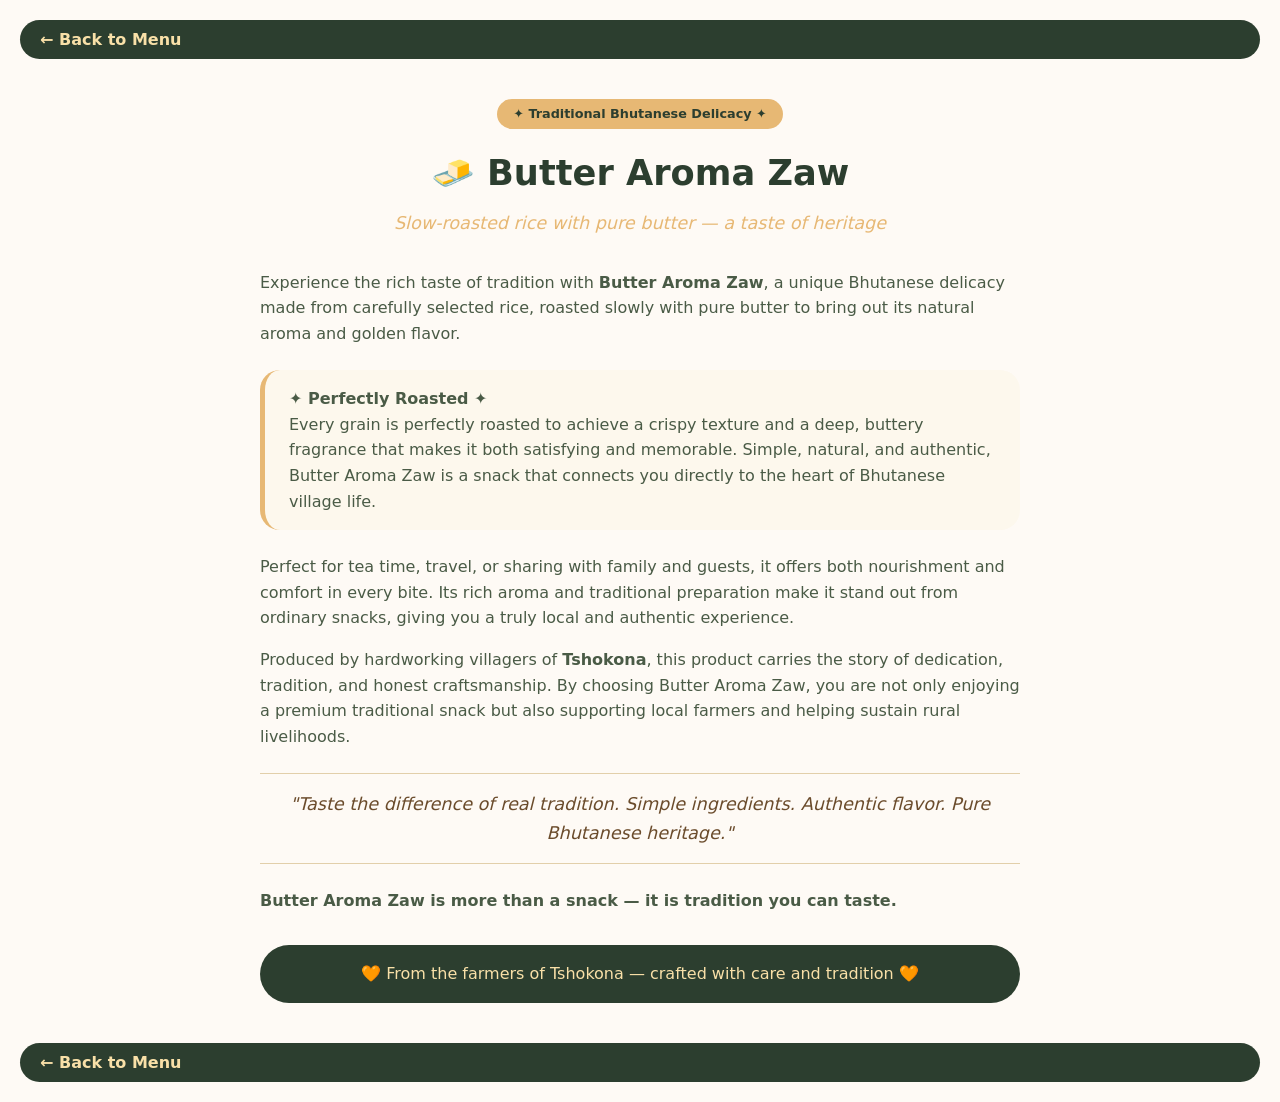
<file: butter-zaw.html>
<!DOCTYPE html>
<html lang="en">
<head>
  <meta charset="UTF-8">
  <meta name="viewport" content="width=device-width, initial-scale=1.0, user-scalable=yes">
  
  <!-- SEO TAGS -->
  <title>Butter Aroma Zaw | Jatsam Zaw - Traditional Bhutanese Butter Roasted Snack</title>
  <meta name="description" content="Experience Butter Aroma Zaw, a unique Bhutanese delicacy made from rice roasted slowly with pure butter. Traditional, aromatic, and crafted by the villagers of Tshokona.">
  <meta name="keywords" content="Butter Aroma Zaw, Bhutanese butter snack, traditional Bhutanese snack, roasted rice with butter, Tshokona product">
  <meta name="author" content="Jatsam Zaw">
  <meta name="robots" content="index, follow">
  
  <!-- OPEN GRAPH TAGS -->
  <meta property="og:title" content="Butter Aroma Zaw - Traditional Bhutanese Butter Roasted Snack">
  <meta property="og:description" content="Experience Butter Aroma Zaw, a unique Bhutanese delicacy made from rice roasted slowly with pure butter.">
  <meta property="og:image" content="images/logo.jpg">
  <meta property="og:url" content="https://yourdomain.com/butter-zaw.html">
  <meta property="og:type" content="article">
  
  <!-- TWITTER CARD -->
  <meta name="twitter:card" content="summary_large_image">
  <meta name="twitter:title" content="Butter Aroma Zaw">
  <meta name="twitter:description" content="Traditional Bhutanese butter roasted rice snack.">
  <meta name="twitter:image" content="images/logo.jpg">
  
  <!-- CANONICAL URL -->
  <link rel="canonical" href="https://yourdomain.com/butter-zaw.html">
  
  <!-- FAVICON -->
  <link rel="icon" type="image/png" href="images/favicon.png">
  <link rel="shortcut icon" href="images/favicon.ico">
  
  <!-- SECURITY CSP -->
  <meta http-equiv="Content-Security-Policy" content="default-src 'self'; style-src 'self' 'unsafe-inline';">
  
  <link rel="stylesheet" href="1.css">
  <link rel="stylesheet" href="butter-zaw.css">
</head>
<body>

<a href="menu.html" class="back-button">← Back to Menu</a>

<div class="content">
  <div class="hero-text">
    <div class="product-badge">✦ Traditional Bhutanese Delicacy ✦</div>
    <h1>🧈 Butter Aroma Zaw</h1>
    <div class="tagline">Slow-roasted rice with pure butter — a taste of heritage</div>
  </div>
  
  <p>Experience the rich taste of tradition with <strong>Butter Aroma Zaw</strong>, a unique Bhutanese delicacy made from carefully selected rice, roasted slowly with pure butter to bring out its natural aroma and golden flavor.</p>
  
  <div class="highlight">
    <strong>✦ Perfectly Roasted ✦</strong><br>
    Every grain is perfectly roasted to achieve a crispy texture and a deep, buttery fragrance that makes it both satisfying and memorable. Simple, natural, and authentic, Butter Aroma Zaw is a snack that connects you directly to the heart of Bhutanese village life.
  </div>
  
  <p>Perfect for tea time, travel, or sharing with family and guests, it offers both nourishment and comfort in every bite. Its rich aroma and traditional preparation make it stand out from ordinary snacks, giving you a truly local and authentic experience.</p>
  
  <p>Produced by hardworking villagers of <strong>Tshokona</strong>, this product carries the story of dedication, tradition, and honest craftsmanship. By choosing Butter Aroma Zaw, you are not only enjoying a premium traditional snack but also supporting local farmers and helping sustain rural livelihoods.</p>
  
  <div class="quote">
    "Taste the difference of real tradition. Simple ingredients. Authentic flavor. Pure Bhutanese heritage."
  </div>
  
  <p><strong>Butter Aroma Zaw is more than a snack — it is tradition you can taste.</strong></p>
  
  <div class="footer-note">
    🧡 From the farmers of Tshokona — crafted with care and tradition 🧡
  </div>
</div>

<a href="menu.html" class="back-button">← Back to Menu</a>

</body>
</html>
</file>
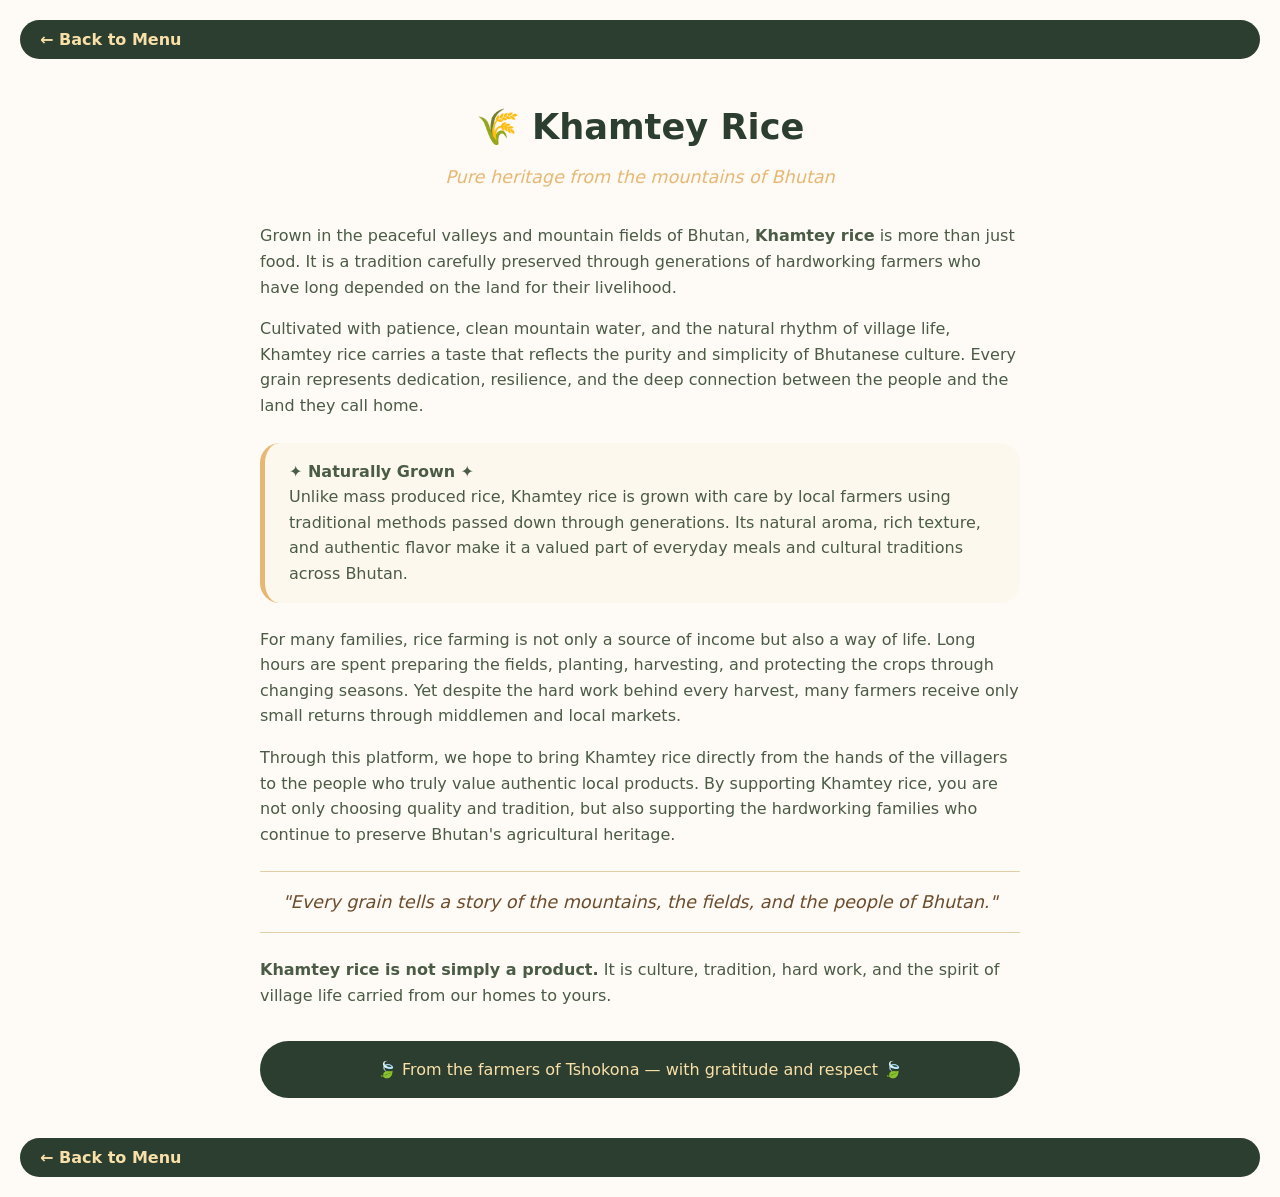
<file: khamtey.html>
<!DOCTYPE html>
<html lang="en">
<head>
  <meta charset="UTF-8">
  <meta name="viewport" content="width=device-width, initial-scale=1.0, user-scalable=yes">
  
  <!-- SEO TAGS -->
  <title>Khamtey Rice | Jatsam Zaw - Pure Bhutanese Heritage Rice</title>
  <meta name="description" content="Discover Khamtey Rice, a pure Bhutanese heritage rice grown by the farmers of Tshokona. Traditional, aromatic, and deeply connected to the land.">
  <meta name="keywords" content="Khamtey Rice, Bhutanese rice, traditional rice, Tshokona rice, Bhutanese heritage, pure mountain rice">
  <meta name="author" content="Jatsam Zaw">
  <meta name="robots" content="index, follow">
  
  <!-- OPEN GRAPH TAGS -->
  <meta property="og:title" content="Khamtey Rice - Pure Bhutanese Heritage Rice">
  <meta property="og:description" content="Discover Khamtey Rice, a pure Bhutanese heritage rice grown by the farmers of Tshokona.">
  <meta property="og:image" content="images/logo.jpg">
  <meta property="og:url" content="https://yourdomain.com/khamtey.html">
  <meta property="og:type" content="article">
  
  <!-- TWITTER CARD -->
  <meta name="twitter:card" content="summary_large_image">
  <meta name="twitter:title" content="Khamtey Rice">
  <meta name="twitter:description" content="Pure Bhutanese heritage rice from Tshokona.">
  <meta name="twitter:image" content="images/logo.jpg">
  
  <!-- CANONICAL URL -->
  <link rel="canonical" href="https://yourdomain.com/khamtey.html">
  
  <!-- FAVICON -->
  <link rel="icon" type="image/png" href="images/favicon.png">
  <link rel="shortcut icon" href="images/favicon.ico">
  
  <!-- SECURITY CSP -->
  <meta http-equiv="Content-Security-Policy" content="default-src 'self'; style-src 'self' 'unsafe-inline';">
  
  <link rel="stylesheet" href="1.css">
  <link rel="stylesheet" href="khamtey.css">
</head>
<body>

<a href="menu.html" class="back-button">← Back to Menu</a>

<div class="content">
  <div class="hero-text">
    <h1>🌾 Khamtey Rice</h1>
    <div class="tagline">Pure heritage from the mountains of Bhutan</div>
  </div>
  
  <p>Grown in the peaceful valleys and mountain fields of Bhutan, <strong>Khamtey rice</strong> is more than just food. It is a tradition carefully preserved through generations of hardworking farmers who have long depended on the land for their livelihood.</p>
  
  <p>Cultivated with patience, clean mountain water, and the natural rhythm of village life, Khamtey rice carries a taste that reflects the purity and simplicity of Bhutanese culture. Every grain represents dedication, resilience, and the deep connection between the people and the land they call home.</p>
  
  <div class="highlight">
    <strong>✦ Naturally Grown ✦</strong><br>
    Unlike mass produced rice, Khamtey rice is grown with care by local farmers using traditional methods passed down through generations. Its natural aroma, rich texture, and authentic flavor make it a valued part of everyday meals and cultural traditions across Bhutan.
  </div>
  
  <p>For many families, rice farming is not only a source of income but also a way of life. Long hours are spent preparing the fields, planting, harvesting, and protecting the crops through changing seasons. Yet despite the hard work behind every harvest, many farmers receive only small returns through middlemen and local markets.</p>
  
  <p>Through this platform, we hope to bring Khamtey rice directly from the hands of the villagers to the people who truly value authentic local products. By supporting Khamtey rice, you are not only choosing quality and tradition, but also supporting the hardworking families who continue to preserve Bhutan's agricultural heritage.</p>
  
  <div class="quote">
    "Every grain tells a story of the mountains, the fields, and the people of Bhutan."
  </div>
  
  <p><strong>Khamtey rice is not simply a product.</strong> It is culture, tradition, hard work, and the spirit of village life carried from our homes to yours.</p>
  
  <div class="footer-note">
    🍃 From the farmers of Tshokona — with gratitude and respect 🍃
  </div>
</div>

<a href="menu.html" class="back-button">← Back to Menu</a>

</body>
</html>
</file>
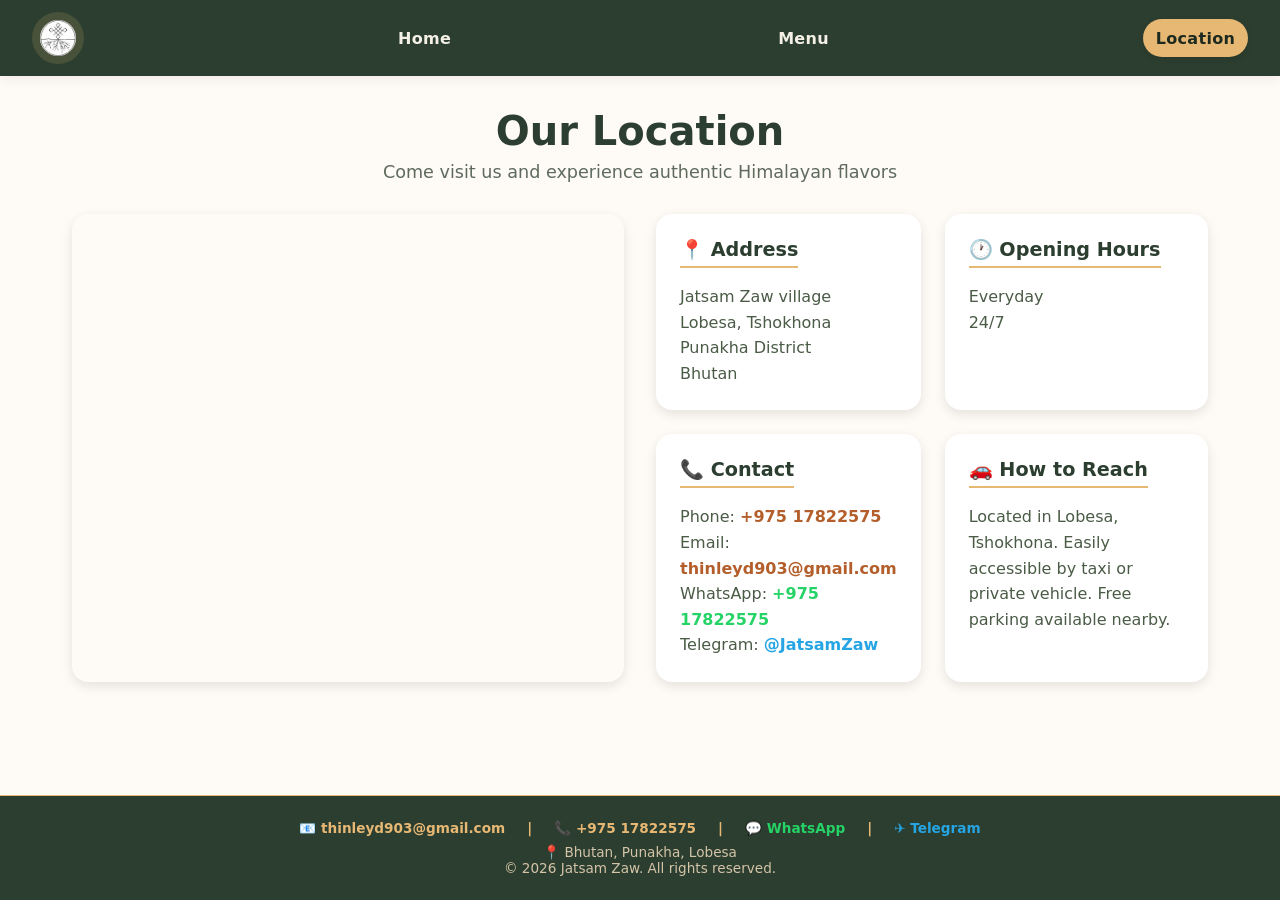
<file: location.html>
<!DOCTYPE html>
<html lang="en">
<head>
  <meta charset="UTF-8">
  <meta name="viewport" content="width=device-width, initial-scale=1.0, user-scalable=yes">
  
  <!-- SEO TAGS -->
  <title>Location | Jatsam Zaw - Visit Us in Punakha, Bhutan</title>
  <meta name="description" content="Visit Jatsam Zaw in Lobesa, Punakha, Bhutan. Open 24/7. Enjoy authentic Himalayan flavors in a traditional setting. Call +975 17822575 for directions.">
  <meta name="keywords" content="Jatsam Zaw location, Lobesa Bhutan, Himalayan snacks near me, Bhutanese snacks">
  <meta name="author" content="Jatsam Zaw">
  <meta name="robots" content="index, follow">
  
  <!-- OPEN GRAPH TAGS -->
  <meta property="og:title" content="Jatsam Zaw - Location in Punakha, Bhutan">
  <meta property="og:description" content="Visit Jatsam Zaw in Lobesa, Punakha. Open 24/7. Authentic Himalayan flavors.">
  <meta property="og:image" content="images/logo.jpg">
  <meta property="og:url" content="https://yourdomain.com/location.html">
  <meta property="og:type" content="website">
  
  <!-- TWITTER CARD -->
  <meta name="twitter:card" content="summary_large_image">
  <meta name="twitter:title" content="Jatsam Zaw - Location">
  <meta name="twitter:description" content="Visit Jatsam Zaw in Punakha, Bhutan. Open 24/7.">
  <meta name="twitter:image" content="images/logo.jpg">
  
  <!-- CANONICAL URL -->
  <link rel="canonical" href="https://yourdomain.com/location.html">
  
  <!-- FAVICON -->
  <link rel="icon" type="image/png" href="images/favicon.png">
  <link rel="shortcut icon" href="images/favicon.ico">
  
  <!-- SECURITY CSP -->
  <meta http-equiv="Content-Security-Policy" content="default-src 'self'; script-src 'self'; style-src 'self' 'unsafe-inline'; img-src 'self' data: https://placehold.co; frame-src https://www.google.com;">
  
  <link rel="stylesheet" href="1.css">
  <link rel="stylesheet" href="location.css">
</head>
<body>

<header>
  <nav>
    <ul>
      <li class="logo"><a href="logo.html"><img src="logo.jpg" alt="Jatsam Zaw Logo" loading="lazy" onerror="this.src='https://placehold.co/52x52/2c3e2f/e7b874?text=JZ'"></a></li>
      <li><a href="index.html"><strong>Home</strong></a></li>
      <li><a href="menu.html"><strong>Menu</strong></a></li>
      <li class="mobile"><a href="location.html" class="active"><strong>Location</strong></a></li>
      <li class="desktop"><a href="location.html" class="active"><strong>Location</strong></a></li>
    </ul>
  </nav>
</header>

<main>
  <div class="location-container">
    <div class="location-header">
      <h1>Our Location</h1>
      <p>Come visit us and experience authentic Himalayan flavors</p>
    </div>

    <div class="location-content">
      <div class="map-container">
        <iframe 
          src="https://www.google.com/maps/embed?pb=!1m18!1m12!1m3!1d14144.123456789!2d89.874722!3d27.564444!2m3!1f0!2f0!3f0!3m2!1i1024!2i768!4f13.1!3m3!1m2!1s0x39e19a1a2b3c4d5e%3A0x123456789abcdef!2sLobesa%2C%20Punakha%2C%20Bhutan!5e0!3m2!1sen!2sbt!4v1700000000000!5m2!1sen!2sbt" 
          width="100%" 
          height="400" 
          style="border:0;" 
          allowfullscreen="" 
          loading="lazy" 
          referrerpolicy="no-referrer-when-downgrade"
          title="Jatsam Zaw location at Lobesa, Punakha, Bhutan">
        </iframe>
      </div>

      <div class="location-info">
        <div class="info-card">
          <h3>📍 Address</h3>
          <p>Jatsam Zaw village<br>
          Lobesa, Tshokhona<br>
          Punakha District<br>
          Bhutan</p>
        </div>

        <div class="info-card">
          <h3>🕐 Opening Hours</h3>
          <p>Everyday<br>24/7</p>
        </div>

        <div class="info-card">
          <h3>📞 Contact</h3>
          <p>Phone: <a href="tel:+97517822575" style="color: #b45f2b; text-decoration: none; font-weight: 600;">+975 17822575</a><br>
          Email: <a href="mailto:thinleyd903@gmail.com" style="color: #b45f2b; text-decoration: none; font-weight: 600;">thinleyd903@gmail.com</a><br>
          WhatsApp: <a href="https://wa.me/97517822575" target="_blank" rel="noopener noreferrer" style="color: #25D366; text-decoration: none; font-weight: 600;">+975 17822575</a><br>
          Telegram: <a href="https://t.me/itsokayand" target="_blank" rel="noopener noreferrer" style="color: #26A5E4; text-decoration: none; font-weight: 600;">@JatsamZaw</a></p>
        </div>

        <div class="info-card">
          <h3>🚗 How to Reach</h3>
          <p>Located in Lobesa, Tshokhona. Easily accessible by taxi or private vehicle. Free parking available nearby.</p>
        </div>
      </div>
    </div>
  </div>
</main>

<footer>
  <div class="footer-contact-row">
    <a href="mailto:thinleyd903@gmail.com" class="footer-link" rel="noopener noreferrer">📧 thinleyd903@gmail.com</a>
    <span class="footer-separator" aria-hidden="true">|</span>
    <a href="tel:+97517822575" class="footer-link">📞 +975 17822575</a>
    <span class="footer-separator" aria-hidden="true">|</span>
    <a href="https://wa.me/97517822575" target="_blank" rel="noopener noreferrer" class="footer-link whatsapp-link">💬 WhatsApp</a>
    <span class="footer-separator" aria-hidden="true">|</span>
    <a href="https://t.me/itsokayand" target="_blank" rel="noopener noreferrer" class="footer-link telegram-link">✈️ Telegram</a>
  </div>
  <p>📍 Bhutan, Punakha, Lobesa</p>
  <p>© 2026 Jatsam Zaw. All rights reserved.</p>
</footer>

</body>
</html>
</file>
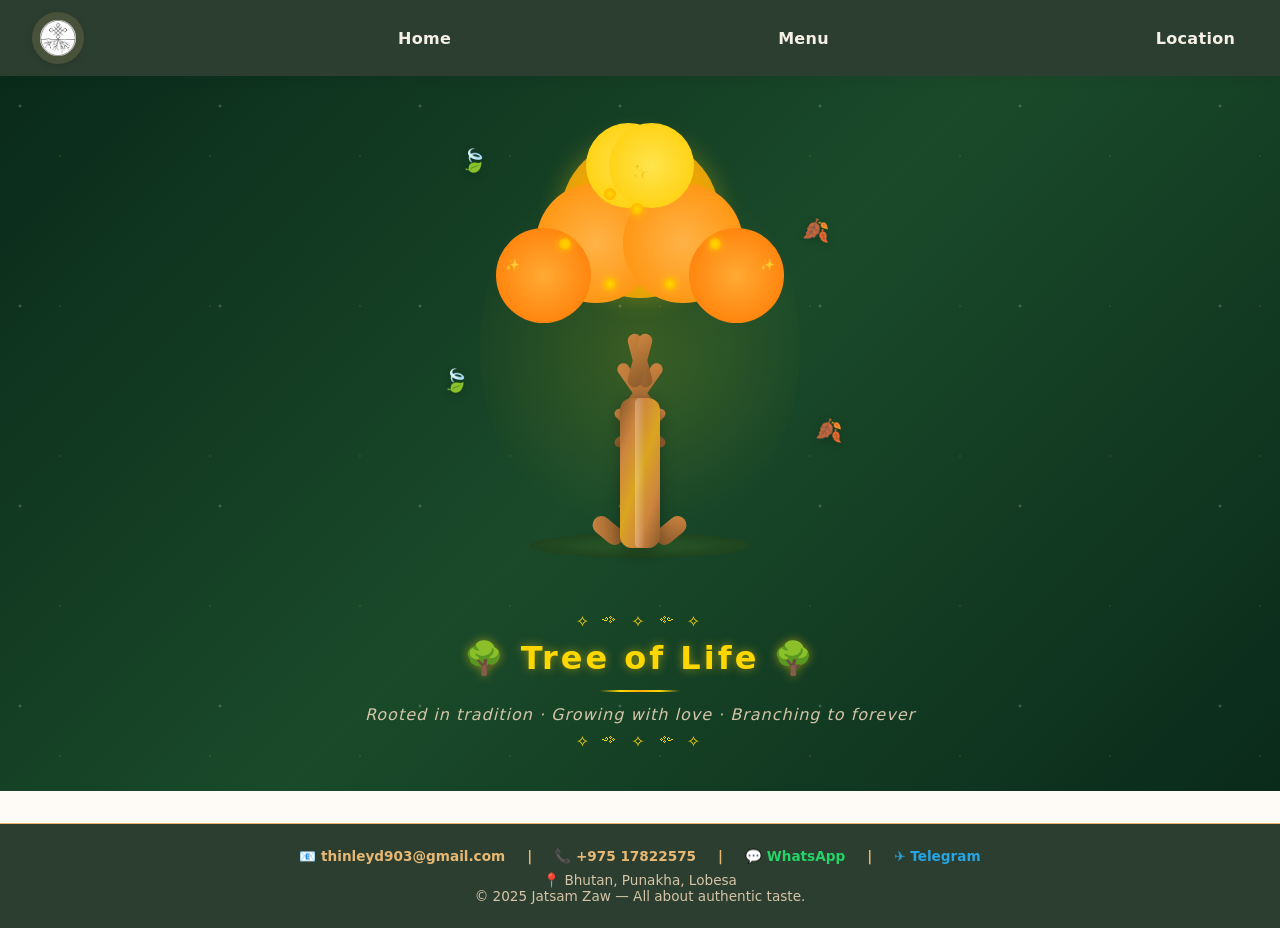
<file: logo.html>
<!DOCTYPE html>
<html lang="en">
<head>
  <meta charset="UTF-8">
  <meta name="viewport" content="width=device-width, initial-scale=1.0, user-scalable=yes">
  
  <!-- SEO TAGS -->
  <title>Tree of Life | Jatsam Zaw - Our Symbol of Heritage</title>
  <meta name="description" content="The Tree of Life represents Jatsam Zaw's deep roots in Bhutanese tradition, growing with love and branching to forever. Discover our story and heritage.">
  <meta name="keywords" content="Jatsam Zaw logo, Tree of Life Bhutan, traditional symbol, Bhutanese heritage">
  <meta name="author" content="Jatsam Zaw">
  <meta name="robots" content="index, follow">
  
  <!-- OPEN GRAPH TAGS -->
  <meta property="og:title" content="Tree of Life | Jatsam Zaw">
  <meta property="og:description" content="The Tree of Life represents our deep roots in Bhutanese tradition.">
  <meta property="og:image" content="images/logo.jpg">
  <meta property="og:url" content="https://yourdomain.com/logo.html">
  <meta property="og:type" content="website">
  
  <!-- TWITTER CARD -->
  <meta name="twitter:card" content="summary_large_image">
  <meta name="twitter:title" content="Tree of Life | Jatsam Zaw">
  <meta name="twitter:description" content="Our symbol of heritage and tradition.">
  <meta name="twitter:image" content="images/logo.jpg">
  
  <!-- CANONICAL URL -->
  <link rel="canonical" href="https://yourdomain.com/logo.html">
  
  <!-- FAVICON -->
  <link rel="icon" type="image/png" href="images/favicon.png">
  <link rel="shortcut icon" href="images/favicon.ico">
  
  <!-- SECURITY CSP -->
  <meta http-equiv="Content-Security-Policy" content="default-src 'self'; script-src 'self'; style-src 'self' 'unsafe-inline'; img-src 'self' data: https://placehold.co;">
  
  <link rel="stylesheet" href="1.css">
  <link rel="stylesheet" href="logo.css">
</head>
<body>

<header>
  <nav>
    <ul>
      <li class="logo"><a href="logo.html" class="active"><img src="logo.jpg" alt="Jatsam Zaw Logo - Tree of Life Symbol" loading="lazy" onerror="this.src='https://placehold.co/52x52/2c3e2f/e7b874?text=JZ'"></a></li>
      <li><a href="index.html"><strong>Home</strong></a></li>
      <li><a href="menu.html"><strong>Menu</strong></a></li>
      <li class="mobile"><a href="location.html"><strong>Location</strong></a></li>
      <li class="desktop"><a href="location.html"><strong>Location</strong></a></li>
    </ul>
  </nav>
</header>

<main>
  <div class="tree-container">
    <div class="tree-wrapper">
      <div class="tree-of-life">
        
        <!-- Glowing background circle -->
        <div class="glow-circle"></div>
        
        <!-- Decorative ground -->
        <div class="ground"></div>
        
        <!-- Beautiful Trunk with gradient -->
        <div class="trunk"></div>
        <div class="trunk-highlight"></div>
        
        <!-- Roots -->
        <div class="root root-left"></div>
        <div class="root root-right"></div>
        <div class="root root-far-left"></div>
        <div class="root root-far-right"></div>
        
        <!-- Branches -->
        <div class="branch branch-1"></div>
        <div class="branch branch-2"></div>
        <div class="branch branch-3"></div>
        <div class="branch branch-4"></div>
        <div class="branch branch-5"></div>
        <div class="branch branch-6"></div>
        
        <!-- Canopy layers -->
        <div class="canopy canopy-1"></div>
        <div class="canopy canopy-2"></div>
        <div class="canopy canopy-3"></div>
        <div class="canopy canopy-4"></div>
        <div class="canopy canopy-5"></div>
        <div class="canopy canopy-6"></div>
        <div class="canopy canopy-7"></div>
        
        <!-- Golden fruits -->
        <div class="fruit fruit-1"></div>
        <div class="fruit fruit-2"></div>
        <div class="fruit fruit-3"></div>
        <div class="fruit fruit-4"></div>
        <div class="fruit fruit-5"></div>
        <div class="fruit fruit-6"></div>
        
        <!-- Floating leaves -->
        <div class="leaf-icon leaf-1" aria-hidden="true">🍃</div>
        <div class="leaf-icon leaf-2" aria-hidden="true">🍂</div>
        <div class="leaf-icon leaf-3" aria-hidden="true">🍃</div>
        <div class="leaf-icon leaf-4" aria-hidden="true">🍂</div>
        
        <!-- Sparkles -->
        <div class="sparkle sparkle-1" aria-hidden="true">✨</div>
        <div class="sparkle sparkle-2" aria-hidden="true">✨</div>
        <div class="sparkle sparkle-3" aria-hidden="true">✨</div>
        
      </div>
      
      <div class="tree-title">
        <div class="title-decoration" aria-hidden="true">✧ ༺ ✧ ༻ ✧</div>
        <h2>🌳 Tree of Life 🌳</h2>
        <div class="title-line"></div>
        <p>Rooted in tradition · Growing with love · Branching to forever</p>
        <div class="title-decoration" aria-hidden="true">✧ ༺ ✧ ༻ ✧</div>
      </div>
    </div>
  </div>
</main>

<footer>
  <div class="footer-contact-row">
    <a href="mailto:thinleyd903@gmail.com" class="footer-link" rel="noopener noreferrer">📧 thinleyd903@gmail.com</a>
    <span class="footer-separator" aria-hidden="true">|</span>
    <a href="tel:+97517822575" class="footer-link">📞 +975 17822575</a>
    <span class="footer-separator" aria-hidden="true">|</span>
    <a href="https://wa.me/97517822575" target="_blank" rel="noopener noreferrer" class="footer-link whatsapp-link">💬 WhatsApp</a>
    <span class="footer-separator" aria-hidden="true">|</span>
    <a href="https://t.me/itsokayand" target="_blank" rel="noopener noreferrer" class="footer-link telegram-link">✈️ Telegram</a>
  </div>
  <p>📍 Bhutan, Punakha, Lobesa</p>
  <p>© 2025 Jatsam Zaw — All about authentic taste.</p>
</footer>

</body>
</html>
</file>
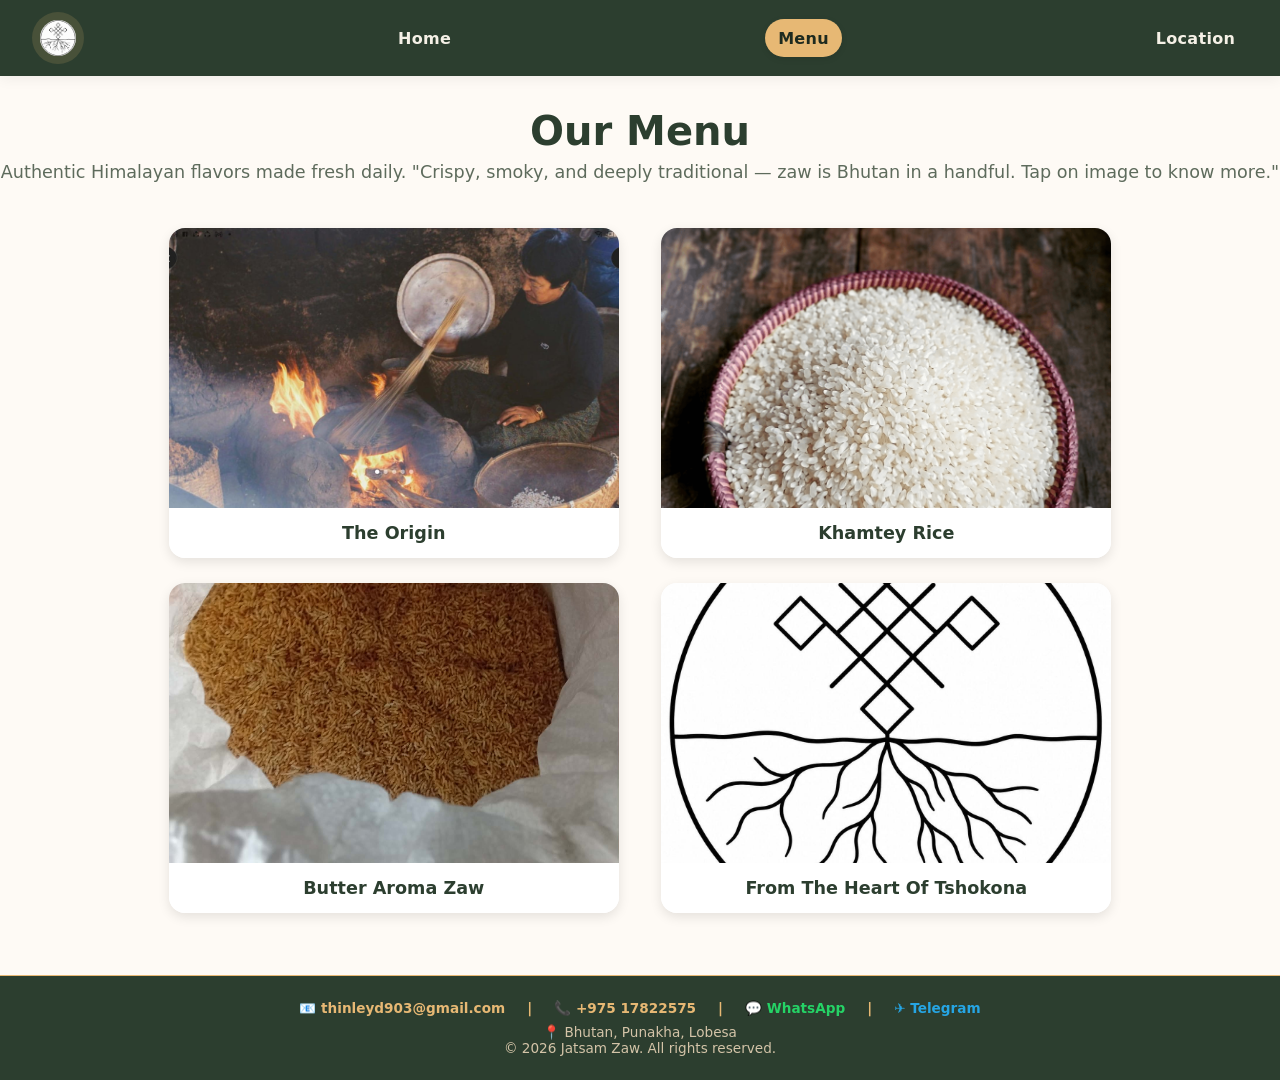
<file: menu.html>
<!DOCTYPE html>
<html lang="en">
<head>
  <meta charset="UTF-8">
  <meta name="viewport" content="width=device-width, initial-scale=1.0, user-scalable=yes">
  
  <!-- SEO TAGS -->
  <title>Menu | Jatsam Zaw - Authentic Himalayan Dishes in Bhutan</title>
  <meta name="description" content="Explore our menu of authentic Himalayan snacks at Jatsam Zaw. From traditional Butter Zaw to Suja with Zaw, discover the taste of Bhutan in Punakha.">
  <meta name="keywords" content="Jatsam Zaw menu, Bhutanese food menu,zaws, traditional Himalayan snacks, Butter Zaw, Suja with Zaw">
  <meta name="author" content="Jatsam Zaw">
  <meta name="robots" content="index, follow">
  
  <!-- OPEN GRAPH TAGS -->
  <meta property="og:title" content="Menu | Jatsam Zaw - Authentic Himalayan Snacks">
  <meta property="og:description" content="Explore our menu of traditional Bhutanese Snacks. Order on WhatsApp for fast delivery!">
  <meta property="og:image" content="logo.jpg">
  <meta property="og:url" content="https://yourdomain.com/menu.html">
  <meta property="og:type" content="website">
  
  <!-- TWITTER CARD -->
  <meta name="twitter:card" content="summary_large_image">
  <meta name="twitter:title" content="Jatsam Zaw Menu">
  <meta name="twitter:description" content="Authentic Himalayan Snacks in Bhutan.">
  <meta name="twitter:image" content="images/logo.jpg">
  
  <!-- CANONICAL URL -->
  <link rel="canonical" href="https://yourdomain.com/menu.html">
  
  <!-- FAVICON -->
  <link rel="icon" type="image/png" href="images/favicon.png">
  <link rel="shortcut icon" href="images/favicon.ico">
  
  <!-- SECURITY CSP -->
  <meta http-equiv="Content-Security-Policy" content="default-src 'self'; script-src 'self'; style-src 'self' 'unsafe-inline'; img-src 'self' data: https://placehold.co;">
  
  <link rel="stylesheet" href="1.css">
  <link rel="stylesheet" href="menu.css">
</head>
<body>

<header>
  <nav>
    <ul>
      <li class="logo"><a href="logo.html"><img src="logo.jpg" alt="Jatsam Zaw Logo" loading="lazy" onerror="this.src='https://placehold.co/52x52/2c3e2f/e7b874?text=JZ'"></a></li>
      <li><a href="index.html"><strong>Home</strong></a></li>
      <li><a href="menu.html" class="active"><strong>Menu</strong></a></li>
      <li><a href="location.html"><strong>Location</strong></a></li>
    </ul>
  </nav>
</header>

<main>
  <div class="menu-header">
    <h1>Our Menu</h1>
    <p>Authentic Himalayan flavors made fresh daily. "Crispy, smoky, and deeply traditional — zaw is Bhutan in a handful. Tap on image to know more."</p>
  </div>

  <div class="menu-grid">
    <!-- The Origin -->
    <a href="origin.html" class="menu-card-link">
      <div class="menu-card">
        <img src="history-zaw.jpg" alt="The Origin of zaw - Traditional Bhutanese snack history" loading="lazy" onerror="this.src='https://placehold.co/600x400/2c3e2f/f9e0a8?text=The+Origin'">
        <div class="menu-caption">The Origin</div>
      </div>
    </a>

    <!-- khamtey-rice -->
    <a href="khamtey.html" class="menu-card-link">
      <div class="menu-card">
        <img src="khamtey.png" alt="khaw-tai" loading="lazy">
        <div class="menu-caption">Khamtey Rice</div>
      </div>
    </a>

    <!-- butterZaw -->
    <a href="butter-zaw.html" class="menu-card-link">
      <div class="menu-card">
        <img src="butter-aroma-zaw.jpg" alt="Butter Aroma Zaw- Traditional roasted butter rice snack" loading="lazy">
        <div class="menu-caption">Butter Aroma Zaw</div>
      </div>
    </a>

    <!-- Symbolic -->
    <a href="symbolic.html" class="menu-card-link">
      <div class="menu-card">
        <img src="logo.jpg" alt="Unity of Tshokona" loading="lazy">
        <div class="menu-caption">From The Heart Of Tshokona</div>
      </div>
    </a>
  </div>
</main>

<footer>
  <div class="footer-contact-row">
    <a href="mailto:thinleyd903@gmail.com" class="footer-link" rel="noopener noreferrer">📧 thinleyd903@gmail.com</a>
    <span class="footer-separator" aria-hidden="true">|</span>
    <a href="tel:+97517822575" class="footer-link">📞 +975 17822575</a>
    <span class="footer-separator" aria-hidden="true">|</span>
    <a href="https://wa.me/97517822575" target="_blank" rel="noopener noreferrer" class="footer-link whatsapp-link">💬 WhatsApp</a>
    <span class="footer-separator" aria-hidden="true">|</span>
    <a href="https://t.me/itsokayand" target="_blank" rel="noopener noreferrer" class="footer-link telegram-link">✈️ Telegram</a>
  </div>
  <p>📍 Bhutan, Punakha, Lobesa</p>
  <p>© 2026 Jatsam Zaw. All rights reserved.</p>
</footer>

</body>
</html>
</file>
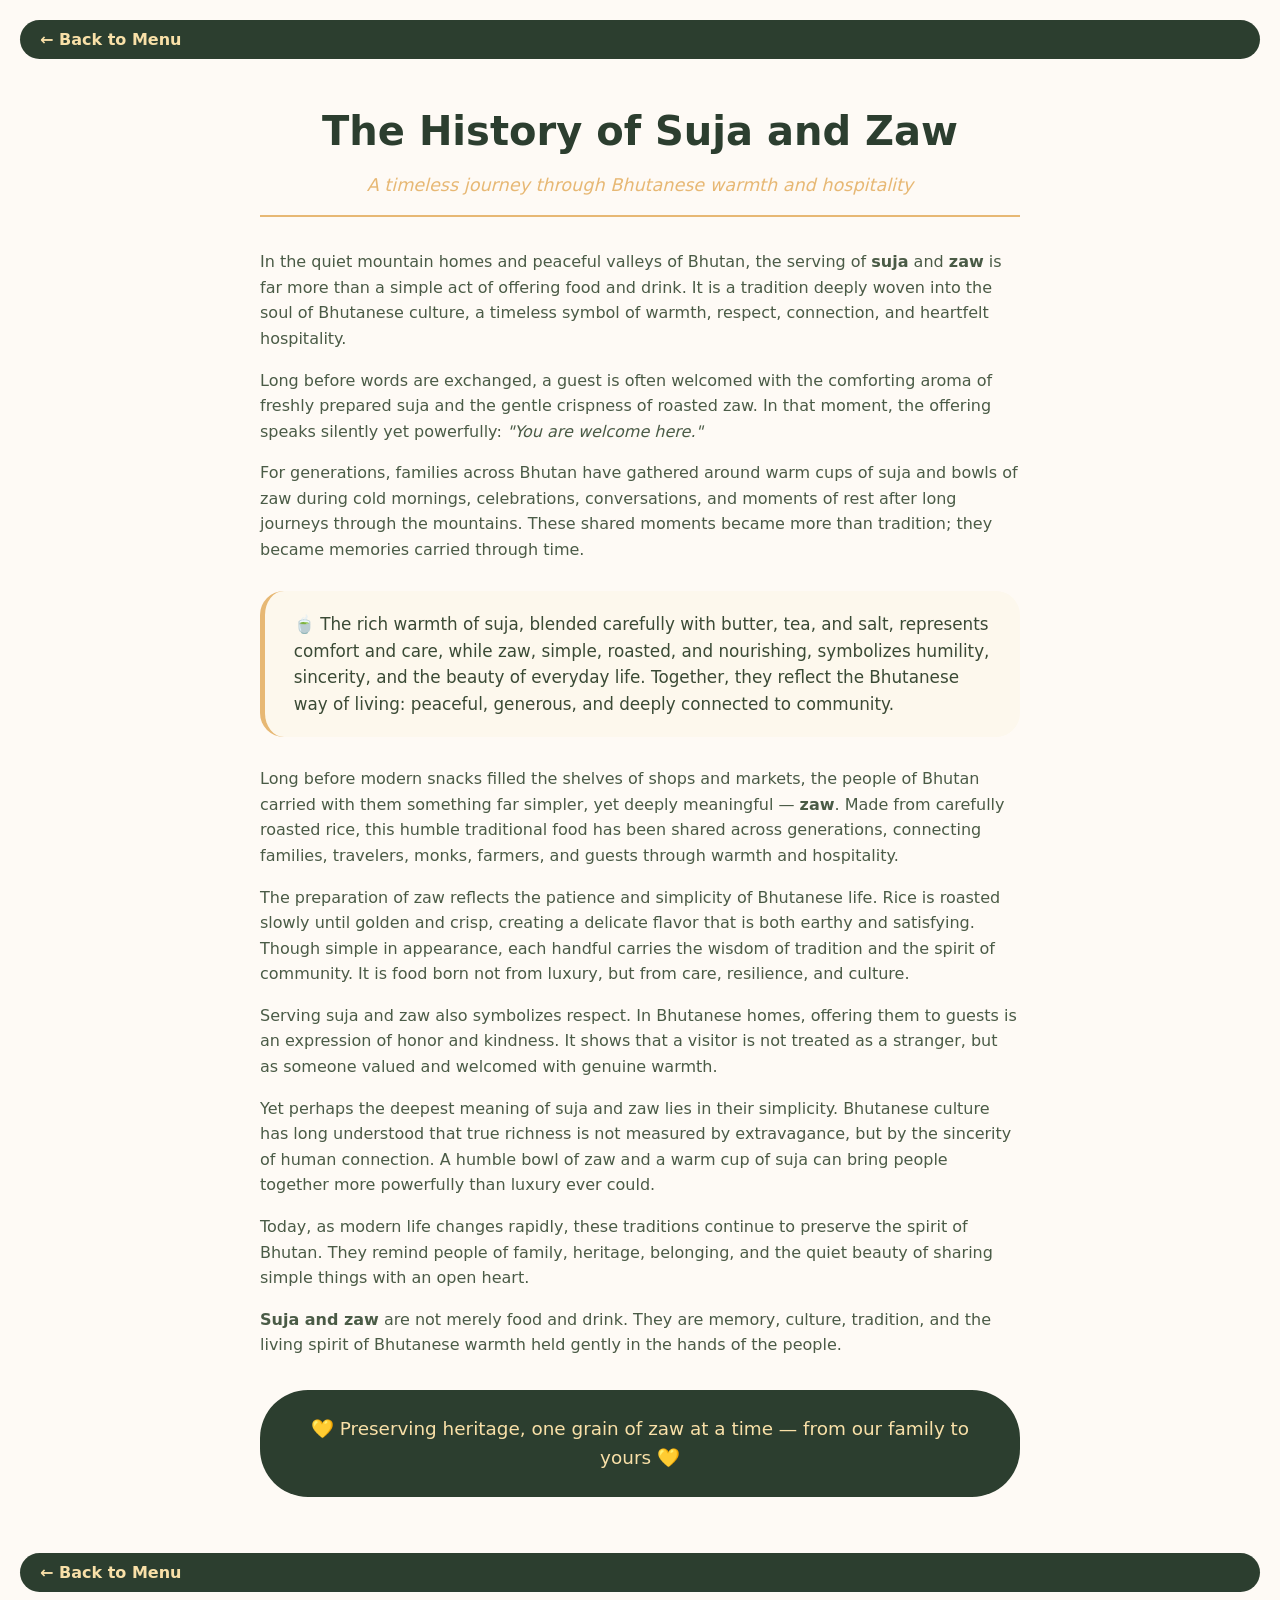
<file: origin.html>
<!DOCTYPE html>
<html lang="en">
<head>
  <meta charset="UTF-8">
  <meta name="viewport" content="width=device-width, initial-scale=1.0, user-scalable=yes">
  
  <!-- SEO TAGS -->
  <title>The Origin of Zaw | Jatsam Zaw - Bhutanese Heritage Story</title>
  <meta name="description" content="Discover the rich history of zaw, a traditional Bhutanese roasted rice snack that has been shared across generations. Learn about its cultural significance in Bhutan.">
  <meta name="keywords" content="history of zaw, Bhutanese tradition, traditional food origin, Bhutanese heritage, zaw story">
  <meta name="author" content="Jatsam Zaw">
  <meta name="robots" content="index, follow">
  
  <!-- OPEN GRAPH TAGS -->
  <meta property="og:title" content="The Origin of Zaw - Bhutanese Heritage">
  <meta property="og:description" content="Discover the rich history of traditional Bhutanese zaw.">
  <meta property="og:image" content="images/logo.jpg">
  <meta property="og:url" content="https://yourdomain.com/origin.html">
  <meta property="og:type" content="article">
  
  <!-- TWITTER CARD -->
  <meta name="twitter:card" content="summary_large_image">
  <meta name="twitter:title" content="The Origin of Zaw">
  <meta name="twitter:description" content="Discover the history of traditional Bhutanese zaw.">
  <meta name="twitter:image" content="images/logo.jpg">
  
  <!-- CANONICAL URL -->
  <link rel="canonical" href="https://yourdomain.com/origin.html">
  
  <!-- FAVICON -->
  <link rel="icon" type="image/png" href="images/favicon.png">
  <link rel="shortcut icon" href="images/favicon.ico">
  
  <!-- SECURITY CSP -->
  <meta http-equiv="Content-Security-Policy" content="default-src 'self'; style-src 'self' 'unsafe-inline';">
  
  <link rel="stylesheet" href="1.css">
  <link rel="stylesheet" href="origin.css">
</head>
<body>

<a href="menu.html" class="back-button">← Back to Menu</a>

<div class="content">
  <div class="hero-section">
    <h1>The History of Suja and Zaw</h1>
    <div class="subhead">A timeless journey through Bhutanese warmth and hospitality</div>
  </div>
  
  <p>In the quiet mountain homes and peaceful valleys of Bhutan, the serving of <strong>suja</strong> and <strong>zaw</strong> is far more than a simple act of offering food and drink. It is a tradition deeply woven into the soul of Bhutanese culture, a timeless symbol of warmth, respect, connection, and heartfelt hospitality.</p>
  
  <p>Long before words are exchanged, a guest is often welcomed with the comforting aroma of freshly prepared suja and the gentle crispness of roasted zaw. In that moment, the offering speaks silently yet powerfully: <em>"You are welcome here."</em></p>
  
  <p>For generations, families across Bhutan have gathered around warm cups of suja and bowls of zaw during cold mornings, celebrations, conversations, and moments of rest after long journeys through the mountains. These shared moments became more than tradition; they became memories carried through time.</p>
  
  <div class="highlight-quote">
    🍵 The rich warmth of suja, blended carefully with butter, tea, and salt, represents comfort and care, while zaw, simple, roasted, and nourishing, symbolizes humility, sincerity, and the beauty of everyday life. Together, they reflect the Bhutanese way of living: peaceful, generous, and deeply connected to community.
  </div>
  
  <p>Long before modern snacks filled the shelves of shops and markets, the people of Bhutan carried with them something far simpler, yet deeply meaningful — <strong>zaw</strong>. Made from carefully roasted rice, this humble traditional food has been shared across generations, connecting families, travelers, monks, farmers, and guests through warmth and hospitality.</p>
  
  <p>The preparation of zaw reflects the patience and simplicity of Bhutanese life. Rice is roasted slowly until golden and crisp, creating a delicate flavor that is both earthy and satisfying. Though simple in appearance, each handful carries the wisdom of tradition and the spirit of community. It is food born not from luxury, but from care, resilience, and culture.</p>
  
  <p>Serving suja and zaw also symbolizes respect. In Bhutanese homes, offering them to guests is an expression of honor and kindness. It shows that a visitor is not treated as a stranger, but as someone valued and welcomed with genuine warmth.</p>
  
  <p>Yet perhaps the deepest meaning of suja and zaw lies in their simplicity. Bhutanese culture has long understood that true richness is not measured by extravagance, but by the sincerity of human connection. A humble bowl of zaw and a warm cup of suja can bring people together more powerfully than luxury ever could.</p>
  
  <p>Today, as modern life changes rapidly, these traditions continue to preserve the spirit of Bhutan. They remind people of family, heritage, belonging, and the quiet beauty of sharing simple things with an open heart.</p>
  
  <p><strong>Suja and zaw</strong> are not merely food and drink. They are memory, culture, tradition, and the living spirit of Bhutanese warmth held gently in the hands of the people.</p>
  
  <div class="final-message">
    💛 Preserving heritage, one grain of zaw at a time — from our family to yours 💛
  </div>
</div>

<a href="menu.html" class="back-button">← Back to Menu</a>

</body>
</html>
</file>
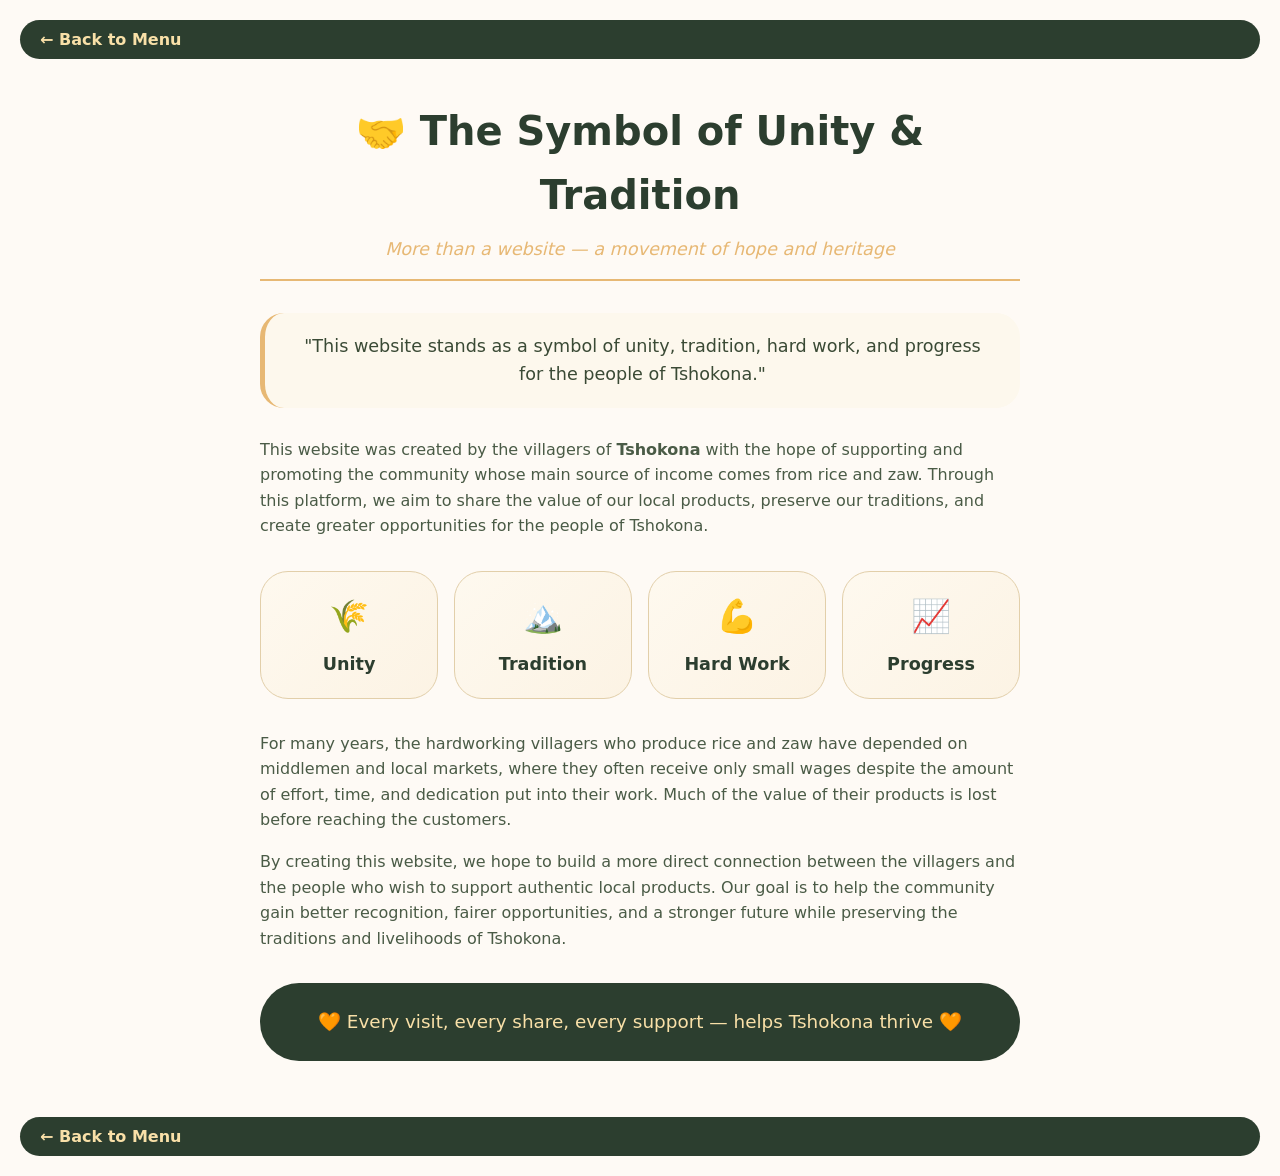
<file: symbolic.html>
<!DOCTYPE html>
<html lang="en">
<head>
  <meta charset="UTF-8">
  <meta name="viewport" content="width=device-width, initial-scale=1.0, user-scalable=yes">
  
  <!-- SEO TAGS -->
  <title>Symbolic | Jatsam Zaw - The Spirit of Bhutanese Hospitality</title>
  <meta name="description" content="Serving suja and zaw symbolizes warmth, respect, and connection in Bhutanese culture. Discover the deeper meaning behind this timeless tradition at Jatsam Zaw.">
  <meta name="keywords" content="Bhutanese hospitality, symbolic tradition, suja and zaw meaning, Bhutanese culture, traditional values">
  <meta name="author" content="Jatsam Zaw">
  <meta name="robots" content="index, follow">
  
  <!-- OPEN GRAPH TAGS -->
  <meta property="og:title" content="Symbolic - The Spirit of Bhutanese Hospitality">
  <meta property="og:description" content="Discover the deeper meaning behind the tradition of suja and zaw.">
  <meta property="og:image" content="images/logo.jpg">
  <meta property="og:url" content="https://yourdomain.com/symbolic.html">
  <meta property="og:type" content="article">
  
  <!-- TWITTER CARD -->
  <meta name="twitter:card" content="summary_large_image">
  <meta name="twitter:title" content="Symbolic - Bhutanese Hospitality">
  <meta name="twitter:description" content="The deeper meaning behind suja and zaw tradition.">
  <meta name="twitter:image" content="images/logo.jpg">
  
  <!-- CANONICAL URL -->
  <link rel="canonical" href="https://yourdomain.com/symbolic.html">
  
  <!-- FAVICON -->
  <link rel="icon" type="image/png" href="images/favicon.png">
  <link rel="shortcut icon" href="images/favicon.ico">
  
  <!-- SECURITY CSP -->
  <meta http-equiv="Content-Security-Policy" content="default-src 'self'; style-src 'self' 'unsafe-inline';">
  
  <link rel="stylesheet" href="1.css">
  <link rel="stylesheet" href="symbolic.css">
</head>
<body>

<a href="menu.html" class="back-button">← Back to Menu</a>

<div class="content">
  <div class="hero-section">
    <h1>🤝 The Symbol of Unity & Tradition</h1>
    <div class="subhead">More than a website — a movement of hope and heritage</div>
  </div>
  
  <div class="symbolic-quote">
    "This website stands as a symbol of unity, tradition, hard work, and progress for the people of Tshokona."
  </div>
  
  <p>This website was created by the villagers of <strong>Tshokona</strong> with the hope of supporting and promoting the community whose main source of income comes from rice and zaw. Through this platform, we aim to share the value of our local products, preserve our traditions, and create greater opportunities for the people of Tshokona.</p>
  
  <div class="value-grid">
    <div class="value-card">
      <span class="icon">🌾</span>
      <span class="title">Unity</span>
    </div>
    <div class="value-card">
      <span class="icon">🏔️</span>
      <span class="title">Tradition</span>
    </div>
    <div class="value-card">
      <span class="icon">💪</span>
      <span class="title">Hard Work</span>
    </div>
    <div class="value-card">
      <span class="icon">📈</span>
      <span class="title">Progress</span>
    </div>
  </div>
  
  <p>For many years, the hardworking villagers who produce rice and zaw have depended on middlemen and local markets, where they often receive only small wages despite the amount of effort, time, and dedication put into their work. Much of the value of their products is lost before reaching the customers.</p>
  
  <p>By creating this website, we hope to build a more direct connection between the villagers and the people who wish to support authentic local products. Our goal is to help the community gain better recognition, fairer opportunities, and a stronger future while preserving the traditions and livelihoods of Tshokona.</p>
  
  <div class="final-symbolic">
    🧡 Every visit, every share, every support — helps Tshokona thrive 🧡
  </div>
</div>

<a href="menu.html" class="back-button">← Back to Menu</a>

</body>
</html>
</file>
<file: 1.css>
* {
  margin: 0;
  padding: 0;
  box-sizing: border-box;
}

body {
  background: #fefaf5;
  font-family: system-ui, 'Segoe UI', 'Roboto', 'Helvetica Neue', sans-serif;
  display: flex;
  flex-direction: column;
  min-height: 100vh;
  overflow-x: hidden;
  position: relative;
  touch-action: pan-y pinch-zoom;
}

main {
  flex: 1;
}

/* ========== HEADER & NAVIGATION ONLY ========== */
header {
  background: #2c3e2f;
  box-shadow: 0 4px 12px rgba(0, 0, 0, 0.05);
  width: 100%;
  position: sticky;
  top: 0;
  z-index: 100;
}

nav {
  max-width: 1300px;
  margin: 0 auto;
  padding: 0 2rem;
}

nav ul {
  list-style: none;
  display: flex;
  flex-direction: row;
  align-items: center;
  justify-content: space-between;
  flex-wrap: wrap;
  gap: 0.5rem 1.2rem;
  padding: 0.75rem 0;
}

nav ul li a {
  text-decoration: none;
  font-weight: 600;
  font-size: 1rem;
  letter-spacing: 0.3px;
  padding: 0.6rem 0.8rem;
  border-radius: 40px;
  transition: all 0.2s ease;
  display: inline-block;
  color: #f5f0e6;
}

nav ul li a:hover {
  background-color: rgba(255, 248, 225, 0.2);
  color: #ffecb3;
}

nav ul li a.active {
  background-color: #e7b874;
  color: #1e2a1f;
  box-shadow: 0 2px 6px rgba(0, 0, 0, 0.1);
}

/* Logo as a CIRCLE */
.logo {
  display: inline-block;
}

.logo a,
.logo a.active,
.logo a:hover,
.logo a:focus,
.logo a:visited {
  background: rgba(231, 184, 116, 0.15) !important;
  padding: 0.5rem !important;
  display: flex;
  align-items: center;
  justify-content: center;
  border-radius: 50% !important;
  width: 52px;
  height: 52px;
  transition: all 0.2s ease;
}

.logo a:hover {
  background: rgba(231, 184, 116, 0.35) !important;
  transform: scale(1.05);
}

.logo img {
  height: 36px;
  width: 36px;
  display: block;
  border-radius: 50%;
  object-fit: cover;
}

.mobile {
  display: none;
}

.desktop {
  display: block;
}

/* ========== FOOTER ONLY ========== */
footer {
  background: #2c3e2f;
  color: #d4c4a8;
  text-align: center;
  padding: 1.5rem;
  margin-top: 2rem;
  font-size: 0.85rem;
  border-top: 1px solid #e7b874;
}

.footer-link {
  color: #e7b874;
  text-decoration: none;
  font-weight: 600;
  transition: all 0.2s ease;
  display: inline-flex;
  align-items: center;
  gap: 6px;
  padding: 0 4px;
  border-radius: 20px;
}

.footer-link:hover {
  color: #ffecb3;
  text-decoration: underline;
  background: rgba(231, 184, 116, 0.15);
}

.footer-link.whatsapp-link {
  color: #25D366;
}

.footer-link.whatsapp-link:hover {
  color: #20b859;
  background: rgba(37, 211, 102, 0.15);
}

.footer-link.telegram-link {
  color: #26A5E4;
}

.footer-link.telegram-link:hover {
  color: #1e8bc4;
  background: rgba(38, 165, 228, 0.15);
}

.footer-separator {
  color: #e7b874;
  font-weight: 600;
  margin: 0 6px;
}

.footer-contact-row {
  display: flex;
  flex-wrap: wrap;
  justify-content: center;
  align-items: center;
  gap: 8px 12px;
  margin-bottom: 8px;
}

/* ========== RESPONSIVE (NAV & FOOTER ONLY) ========== */
@media (max-width: 768px) {
  nav ul {
    justify-content: space-evenly;
    gap: 0.3rem;
  }
  nav ul li a {
    padding: 0.5rem 0.6rem;
    font-size: 0.85rem;
  }
  .logo a { width: 44px !important; height: 44px !important; padding: 0.4rem !important; }
  .logo img { height: 30px; width: 30px; }
  .mobile { display: block; }
  .desktop { display: none; }
  
  .footer-contact-row { flex-direction: row; flex-wrap: wrap; }
  .footer-link { font-size: 0.85rem; }
}

@media (max-width: 480px) {
  nav { padding: 0 1rem; }
  nav ul { gap: 0.2rem; }
  nav ul li a { padding: 0.4rem 0.5rem; font-size: 0.8rem; }
  .logo a { width: 38px !important; height: 38px !important; padding: 0.3rem !important; }
  .logo img { height: 26px; width: 26px; }
  
  footer { padding: 1rem; font-size: 0.75rem; }
  .footer-contact-row { flex-direction: column; gap: 6px; }
  .footer-separator { display: none; }
  .footer-link { font-size: 0.8rem; }
}
</file>
<file: butter-zaw.css>
/* Butter Aroma Zaw page styles */
.back-button {
  display: inline-block;
  margin: 20px;
  padding: 10px 20px;
  background-color: #2c3e2f;
  color: #f9e0a8;
  text-decoration: none;
  border-radius: 40px;
  font-weight: 600;
  transition: all 0.3s ease;
}

.back-button:hover {
  background-color: #e7b874;
  color: #1e2a1f;
}

.content {
  max-width: 800px;
  margin: 0 auto;
  padding: 20px;
  font-family: system-ui, 'Segoe UI', sans-serif;
  line-height: 1.6;
  color: #4a5b46;
}

.content h1 {
  color: #2c3e2f;
  font-size: 2rem;
  margin-bottom: 1rem;
  text-align: center;
}

.content p {
  margin-bottom: 1rem;
}

/* Hero text styles */
.hero-text {
  text-align: center;
  margin-bottom: 2rem;
}

.hero-text h1 {
  font-size: 2.2rem;
  margin-bottom: 0.5rem;
}

.hero-text .tagline {
  font-size: 1.1rem;
  color: #e7b874;
  font-style: italic;
}

/* Product badge */
.product-badge {
  display: inline-block;
  background: #e7b874;
  color: #2c3e2f;
  padding: 0.3rem 1rem;
  border-radius: 30px;
  font-size: 0.8rem;
  font-weight: bold;
  margin-bottom: 1rem;
}

/* Highlight box */
.highlight {
  background: #fdf8ed;
  border-left: 5px solid #e7b874;
  padding: 1rem 1.5rem;
  border-radius: 20px;
  margin: 1.5rem 0;
}

/* Quote style */
.quote {
  font-style: italic;
  text-align: center;
  font-size: 1.1rem;
  color: #6b4c2c;
  border-top: 1px solid #e2cfaa;
  border-bottom: 1px solid #e2cfaa;
  padding: 1rem 0;
  margin: 1.5rem 0;
}

/* Footer note */
.footer-note {
  background: #2c3e2f;
  color: #f9e0a8;
  padding: 1rem;
  text-align: center;
  border-radius: 40px;
  margin-top: 2rem;
  font-weight: 500;
}

/* Responsive */
@media (max-width: 720px) {
  .content {
    padding: 15px;
  }
  .content h1 {
    font-size: 1.6rem;
  }
  .back-button {
    margin: 15px;
    padding: 8px 16px;
    font-size: 0.9rem;
  }
  .hero-text h1 {
    font-size: 1.7rem;
  }
}

@media (max-width: 480px) {
  .content {
    padding: 12px;
  }
  .content h1 {
    font-size: 1.3rem;
  }
  .back-button {
    margin: 10px;
    padding: 6px 12px;
    font-size: 0.8rem;
  }
}
</file>
<file: khamtey.css>
/* Khamtey Rice page styles */
.back-button {
  display: inline-block;
  margin: 20px;
  padding: 10px 20px;
  background-color: #2c3e2f;
  color: #f9e0a8;
  text-decoration: none;
  border-radius: 40px;
  font-weight: 600;
  transition: all 0.3s ease;
}

.back-button:hover {
  background-color: #e7b874;
  color: #1e2a1f;
}

.content {
  max-width: 800px;
  margin: 0 auto;
  padding: 20px;
  font-family: system-ui, 'Segoe UI', sans-serif;
  line-height: 1.6;
  color: #4a5b46;
}

.content h1 {
  color: #2c3e2f;
  font-size: 2rem;
  margin-bottom: 1rem;
  text-align: center;
}

.content p {
  margin-bottom: 1rem;
}

/* Hero text styles */
.hero-text {
  text-align: center;
  margin-bottom: 2rem;
}

.hero-text h1 {
  font-size: 2.2rem;
  margin-bottom: 0.5rem;
}

.hero-text .tagline {
  font-size: 1.1rem;
  color: #e7b874;
  font-style: italic;
}

/* Highlight box */
.highlight {
  background: #fdf8ed;
  border-left: 5px solid #e7b874;
  padding: 1rem 1.5rem;
  border-radius: 20px;
  margin: 1.5rem 0;
}

/* Quote style */
.quote {
  font-style: italic;
  text-align: center;
  font-size: 1.1rem;
  color: #6b4c2c;
  border-top: 1px solid #e2cfaa;
  border-bottom: 1px solid #e2cfaa;
  padding: 1rem 0;
  margin: 1.5rem 0;
}

/* Footer note */
.footer-note {
  background: #2c3e2f;
  color: #f9e0a8;
  padding: 1rem;
  text-align: center;
  border-radius: 40px;
  margin-top: 2rem;
  font-weight: 500;
}

/* Responsive */
@media (max-width: 720px) {
  .content {
    padding: 15px;
  }
  .content h1 {
    font-size: 1.6rem;
  }
  .back-button {
    margin: 15px;
    padding: 8px 16px;
    font-size: 0.9rem;
  }
  .hero-text h1 {
    font-size: 1.7rem;
  }
}

@media (max-width: 480px) {
  .content {
    padding: 12px;
  }
  .content h1 {
    font-size: 1.3rem;
  }
  .back-button {
    margin: 10px;
    padding: 6px 12px;
    font-size: 0.8rem;
  }
}
</file>
<file: location.css>
/* Location page styles - NO FOOTER (handled by 1.css) */

.location-container {
  max-width: 1200px;
  margin: 0 auto;
  padding: 2rem;
}

.location-header {
  text-align: center;
  margin-bottom: 2rem;
}

.location-header h1 {
  font-size: 2.5rem;
  color: #2c3e2f;
  margin-bottom: 0.5rem;
}

.location-header p {
  color: #5e6b5c;
  font-size: 1.1rem;
}

.location-content {
  display: grid;
  grid-template-columns: 1fr 1fr;
  gap: 2rem;
}

.map-container {
  border-radius: 16px;
  overflow: hidden;
  box-shadow: 0 4px 12px rgba(0, 0, 0, 0.1);
}

.location-info {
  display: grid;
  grid-template-columns: 1fr 1fr;
  gap: 1.5rem;
}

.info-card {
  background: white;
  padding: 1.5rem;
  border-radius: 16px;
  box-shadow: 0 4px 12px rgba(0, 0, 0, 0.1);
  transition: transform 0.2s ease, box-shadow 0.2s ease;
}

.info-card:hover {
  transform: translateY(-2px);
  box-shadow: 0 6px 16px rgba(0, 0, 0, 0.15);
}

.info-card h3 {
  color: #2c3e2f;
  font-size: 1.2rem;
  margin-bottom: 1rem;
  border-bottom: 2px solid #e7b874;
  display: inline-block;
  padding-bottom: 5px;
}

.info-card p {
  color: #4a5b46;
  line-height: 1.6;
}

/* Contact links inside info-card */
.info-card a {
  transition: opacity 0.2s ease;
}

.info-card a:hover {
  opacity: 0.8;
  text-decoration: underline !important;
}

/* Responsive */
@media (max-width: 720px) {
  .location-content {
    grid-template-columns: 1fr;
    gap: 1.5rem;
  }
  
  .location-header h1 {
    font-size: 2rem;
  }
  
  .location-info {
    gap: 1rem;
  }
}

@media (max-width: 550px) {
  .location-container {
    padding: 1rem;
  }
  
  .location-info {
    grid-template-columns: 1fr;
  }
  
  .location-header h1 {
    font-size: 1.6rem;
  }
  
  .location-header p {
    font-size: 0.9rem;
  }
  
  .info-card {
    padding: 1rem;
  }
  
  .info-card h3 {
    font-size: 1rem;
  }
}
</file>
<file: logo.css>
/* Attractive Tree of Life */
.tree-container {
  display: flex;
  justify-content: center;
  align-items: center;
  min-height: 70vh;
  padding: 2rem;
  background: linear-gradient(135deg, #0a2a1a 0%, #1a4a2a 50%, #0a2a1a 100%);
  position: relative;
  overflow: hidden;
}

/* Star background */
.tree-container::before {
  content: '';
  position: absolute;
  top: 0;
  left: 0;
  right: 0;
  bottom: 0;
  background-image: radial-gradient(2px 2px at 20px 30px, #fff, transparent),
                    radial-gradient(1px 1px at 60px 80px, #ffd700, transparent);
  background-size: 200px 200px, 150px 150px;
  background-repeat: repeat;
  opacity: 0.3;
  pointer-events: none;
}

.tree-wrapper {
  text-align: center;
  position: relative;
  z-index: 2;
}

.tree-of-life {
  position: relative;
  width: 450px;
  height: 480px;
  margin: 0 auto;
}

/* Glow circle behind tree */
.glow-circle {
  position: absolute;
  top: 50%;
  left: 50%;
  transform: translate(-50%, -50%);
  width: 320px;
  height: 400px;
  background: radial-gradient(circle, rgba(255,215,0,0.15) 0%, rgba(255,215,0,0) 70%);
  border-radius: 50%;
  animation: pulse 3s ease-in-out infinite;
}

@keyframes pulse {
  0%, 100% { transform: translate(-50%, -50%) scale(1); opacity: 0.6; }
  50% { transform: translate(-50%, -50%) scale(1.05); opacity: 1; }
}

/* Decorative ground */
.ground {
  position: absolute;
  bottom: 30px;
  left: 50%;
  transform: translateX(-50%);
  width: 220px;
  height: 25px;
  background: radial-gradient(ellipse, #2a5a2a, #1a3a1a);
  border-radius: 50%;
}

/* Beautiful Trunk */
.trunk {
  position: absolute;
  bottom: 40px;
  left: 50%;
  transform: translateX(-50%);
  width: 40px;
  height: 150px;
  background: linear-gradient(110deg, #8B5A2B, #CD853F, #DAA520, #CD853F, #8B5A2B);
  border-radius: 12px;
  box-shadow: 0 5px 15px rgba(0,0,0,0.3);
  z-index: 1;
}

.trunk-highlight {
  position: absolute;
  bottom: 40px;
  left: 50%;
  transform: translateX(-50%);
  width: 10px;
  height: 150px;
  background: linear-gradient(90deg, rgba(255,255,255,0.3), transparent);
  border-radius: 12px;
  pointer-events: none;
  z-index: 2;
}

/* Roots */
.root {
  position: absolute;
  bottom: 40px;
  background: linear-gradient(135deg, #CD853F, #8B5A2B);
  border-radius: 15px;
  z-index: 0;
}

.root-left {
  left: 47%;
  width: 25px;
  height: 40px;
  transform: rotate(-30deg);
}

.root-right {
  right: 47%;
  width: 25px;
  height: 40px;
  transform: rotate(30deg);
}

.root-far-left {
  left: 41%;
  width: 18px;
  height: 35px;
  transform: rotate(-50deg);
}

.root-far-right {
  right: 41%;
  width: 18px;
  height: 35px;
  transform: rotate(50deg);
}

/* Branches */
.branch {
  position: absolute;
  background: linear-gradient(135deg, #CD853F, #8B5A2B);
  border-radius: 8px;
}

.branch-1 {
  bottom: 160px;
  left: 50%;
  width: 12px;
  height: 70px;
  transform: translateX(-50%) rotate(-35deg);
}

.branch-2 {
  bottom: 160px;
  left: 50%;
  width: 12px;
  height: 70px;
  transform: translateX(-50%) rotate(35deg);
}

.branch-3 {
  bottom: 130px;
  left: 50%;
  width: 10px;
  height: 60px;
  transform: translateX(-50%) rotate(-55deg);
}

.branch-4 {
  bottom: 130px;
  left: 50%;
  width: 10px;
  height: 60px;
  transform: translateX(-50%) rotate(55deg);
}

.branch-5 {
  bottom: 200px;
  left: 50%;
  width: 14px;
  height: 55px;
  transform: translateX(-50%) rotate(-15deg);
}

.branch-6 {
  bottom: 200px;
  left: 50%;
  width: 14px;
  height: 55px;
  transform: translateX(-50%) rotate(15deg);
}

/* Canopy layers */
.canopy {
  position: absolute;
  border-radius: 50%;
  animation: float 4s ease-in-out infinite;
}

@keyframes float {
  0%, 100% { transform: translateY(0px); }
  50% { transform: translateY(-4px); }
}

.canopy-1 {
  top: 30px;
  left: 50%;
  transform: translateX(-50%);
  width: 160px;
  height: 160px;
  background: radial-gradient(circle, #ffd700, #f0a500, #d4a017);
  box-shadow: 0 0 25px rgba(255,215,0,0.3);
  animation-delay: 0s;
}

.canopy-2 {
  top: 75px;
  left: 27%;
  width: 120px;
  height: 120px;
  background: radial-gradient(circle, #ffb347, #ff8c00);
  animation-delay: 0.3s;
}

.canopy-3 {
  top: 75px;
  right: 27%;
  width: 120px;
  height: 120px;
  background: radial-gradient(circle, #ffb347, #ff8c00);
  animation-delay: 0.3s;
}

.canopy-4 {
  top: 120px;
  left: 18%;
  width: 95px;
  height: 95px;
  background: radial-gradient(circle, #ffaa33, #ff7700);
  animation-delay: 0.6s;
}

.canopy-5 {
  top: 120px;
  right: 18%;
  width: 95px;
  height: 95px;
  background: radial-gradient(circle, #ffaa33, #ff7700);
  animation-delay: 0.6s;
}

.canopy-6 {
  top: 15px;
  left: 38%;
  width: 85px;
  height: 85px;
  background: radial-gradient(circle, #ffe44d, #ffcc00);
  animation-delay: 0.2s;
}

.canopy-7 {
  top: 15px;
  right: 38%;
  width: 85px;
  height: 85px;
  background: radial-gradient(circle, #ffe44d, #ffcc00);
  animation-delay: 0.2s;
}

/* Golden fruits */
.fruit {
  position: absolute;
  width: 12px;
  height: 12px;
  background: radial-gradient(circle, #ffd700, #ffaa00);
  border-radius: 50%;
  box-shadow: 0 0 8px rgba(255,215,0,0.8);
  animation: sparkle 2s ease-in-out infinite;
}

@keyframes sparkle {
  0%, 100% { transform: scale(1); opacity: 0.8; }
  50% { transform: scale(1.2); opacity: 1; }
}

.fruit-1 { top: 95px; left: 48%; animation-delay: 0s; }
.fruit-2 { top: 130px; left: 32%; animation-delay: 0.4s; }
.fruit-3 { top: 130px; right: 32%; animation-delay: 0.6s; }
.fruit-4 { top: 170px; left: 42%; animation-delay: 0.2s; }
.fruit-5 { top: 170px; right: 42%; animation-delay: 0.8s; }
.fruit-6 { top: 80px; left: 42%; animation-delay: 1s; }

/* Floating leaf icons */
.leaf-icon {
  position: absolute;
  font-size: 22px;
  animation: floatLeaf 5s ease-in-out infinite;
  filter: drop-shadow(0 2px 4px rgba(0,0,0,0.2));
}

@keyframes floatLeaf {
  0%, 100% { transform: translateY(0px) rotate(0deg); opacity: 0.7; }
  50% { transform: translateY(-12px) rotate(8deg); opacity: 1; }
}

.leaf-1 { top: 40px; left: 10%; animation-delay: 0s; }
.leaf-2 { top: 110px; right: 8%; animation-delay: 0.8s; }
.leaf-3 { top: 260px; left: 6%; animation-delay: 1.5s; }
.leaf-4 { top: 310px; right: 5%; animation-delay: 0.5s; }

/* Sparkles */
.sparkle {
  position: absolute;
  font-size: 14px;
  animation: rotateSparkle 3s linear infinite;
  opacity: 0.8;
}

@keyframes rotateSparkle {
  0% { transform: rotate(0deg) scale(1); opacity: 0.5; }
  50% { transform: rotate(180deg) scale(1.2); opacity: 1; }
  100% { transform: rotate(360deg) scale(1); opacity: 0.5; }
}

.sparkle-1 { top: 55px; left: 48%; animation-duration: 4s; }
.sparkle-2 { top: 150px; left: 20%; animation-duration: 3s; font-size: 12px; }
.sparkle-3 { top: 150px; right: 20%; animation-duration: 3.5s; font-size: 12px; }

/* Title section */
.tree-title {
  text-align: center;
  margin-top: 1.5rem;
}

.title-decoration {
  color: #ffd700;
  font-size: 1rem;
  letter-spacing: 4px;
  margin: 0.5rem 0;
}

.tree-title h2 {
  color: #ffd700;
  font-size: 2rem;
  letter-spacing: 3px;
  text-shadow: 0 0 10px rgba(255,215,0,0.5);
  margin: 0.5rem 0;
}

.title-line {
  width: 80px;
  height: 2px;
  background: linear-gradient(90deg, transparent, #ffd700, #ffaa00, #ffd700, transparent);
  margin: 0.8rem auto;
}

.tree-title p {
  color: #d4c4a8;
  font-style: italic;
  font-size: 1rem;
  letter-spacing: 1px;
  margin-top: 0.5rem;
}

/* Responsive */
@media (max-width: 550px) {
  .tree-of-life {
    transform: scale(0.7);
  }
  .tree-title h2 {
    font-size: 1.5rem;
  }
  .tree-title p {
    font-size: 0.8rem;
  }
}
</file>
<file: menu.css>
/* Menu page styles - 2x2 grid on ALL devices */
.menu-header {
  text-align: center;
  padding: 2rem 0 1rem 0;
}

.menu-header h1 {
  font-size: 2.5rem;
  color: #2c3e2f;
  margin-bottom: 0.5rem;
}

.menu-header p {
  color: #5e6b5c;
  font-size: 1.1rem;
}

/* 2x2 Grid layout - NEVER changes to 1 column */
.menu-grid {
  display: grid;
  grid-template-columns: repeat(2, 1fr);
  gap: 25px;
  max-width: 1000px;
  margin: 0 auto;
  padding: 30px 20px;
}

/* Link wrapper */
.menu-card-link {
  text-decoration: none;
  display: block;
}

/* Menu card */
.menu-card {
  background: white;
  border-radius: 16px;
  overflow: hidden;
  box-shadow: 0 4px 12px rgba(0, 0, 0, 0.1);
  transition: transform 0.3s ease;
  cursor: pointer;
  width: 100%;
  max-width: 450px;
  margin: 0 auto;
}

.menu-card:hover {
  transform: translateY(-5px);
}

.menu-card img {
  width: 100%;
  height: 280px;
  object-fit: cover;
  display: block;
}

/* Caption under image */
.menu-caption {
  text-align: center;
  padding: 15px 10px;
  font-size: 1.1rem;
  font-weight: 700;
  color: #2c3e2f;
  background: white;
}

/* Responsive */
@media (max-width: 720px) {
  .menu-grid {
    gap: 20px;
    padding: 20px 15px;
  }
  .menu-card img {
    height: 240px;
  }
  .menu-caption {
    font-size: 1rem;
    padding: 12px 10px;
  }
  .menu-header h1 {
    font-size: 2rem;
  }
}

@media (max-width: 480px) {
  .menu-grid {
    grid-template-columns: repeat(2, 1fr);
    gap: 12px;
    padding: 15px 10px;
  }
  .menu-card img {
    height: 160px;
  }
  .menu-caption {
    font-size: 0.8rem;
    padding: 10px 5px;
  }
  .menu-header h1 {
    font-size: 1.5rem;
  }
  .menu-header p {
    font-size: 0.8rem;
  }
}

@media (max-width: 380px) {
  .menu-grid {
    gap: 8px;
    padding: 10px 8px;
  }
  .menu-card img {
    height: 130px;
  }
  .menu-caption {
    font-size: 0.7rem;
    padding: 8px 5px;
  }
}
</file>
<file: origin.css>
/* Origin page styles - Complete Updated Version */

.back-button {
  display: inline-block;
  margin: 20px;
  padding: 10px 20px;
  background-color: #2c3e2f;
  color: #f9e0a8;
  text-decoration: none;
  border-radius: 40px;
  font-weight: 600;
  transition: all 0.3s ease;
}

.back-button:hover {
  background-color: #e7b874;
  color: #1e2a1f;
}

.content {
  max-width: 800px;
  margin: 0 auto;
  padding: 20px;
  font-family: system-ui, 'Segoe UI', sans-serif;
  line-height: 1.6;
  color: #4a5b46;
}

.content h1 {
  color: #2c3e2f;
  font-size: 2rem;
  margin-bottom: 1rem;
  text-align: center;
}

.content p {
  margin-bottom: 1rem;
}

/* Hero section styles */
.hero-section {
  text-align: center;
  margin-bottom: 2rem;
  padding-bottom: 1rem;
  border-bottom: 2px solid #e7b874;
}

.hero-section h1 {
  font-size: 2.5rem;
  margin-bottom: 0.5rem;
}

.hero-section .subhead {
  font-size: 1.1rem;
  color: #e7b874;
  font-style: italic;
  font-weight: 500;
}

/* Highlight quote box */
.highlight-quote {
  background: #fdf8ed;
  border-left: 5px solid #e7b874;
  padding: 1.2rem 1.8rem;
  border-radius: 24px;
  margin: 1.8rem 0;
  font-size: 1.05rem;
  color: #3a4a35;
  font-weight: 500;
}

/* Community block styles */
.community-block {
  background: linear-gradient(135deg, #f3ecd8 0%, #fef9ef 100%);
  padding: 1.8rem;
  border-radius: 32px;
  margin: 2rem 0;
  border: 1px solid #e2cfaa;
}

.community-block h2 {
  color: #2c3e2f;
  font-size: 1.6rem;
  margin-top: 0;
  margin-bottom: 1rem;
  font-weight: 600;
}

.community-block p {
  margin-bottom: 1rem;
}

.community-block p:last-child {
  margin-bottom: 0;
}

/* Final message styles */
.final-message {
  text-align: center;
  font-size: 1.15rem;
  font-weight: 500;
  background: #2c3e2f;
  color: #f9e0a8;
  padding: 1.5rem;
  border-radius: 48px;
  margin: 2rem 0 1rem;
}

/* Responsive styles */
@media (max-width: 720px) {
  .content {
    padding: 15px;
  }
  .content h1 {
    font-size: 1.6rem;
  }
  .back-button {
    margin: 15px;
    padding: 8px 16px;
    font-size: 0.9rem;
  }
  .hero-section h1 {
    font-size: 1.8rem;
  }
  .community-block h2 {
    font-size: 1.4rem;
  }
  .highlight-quote {
    padding: 1rem 1.2rem;
  }
  .final-message {
    font-size: 1rem;
    padding: 1.2rem;
  }
}

@media (max-width: 480px) {
  .content {
    padding: 12px;
  }
  .content h1 {
    font-size: 1.3rem;
  }
  .back-button {
    margin: 10px;
    padding: 6px 12px;
    font-size: 0.8rem;
  }
  .hero-section h1 {
    font-size: 1.5rem;
  }
  .community-block {
    padding: 1.2rem;
  }
  .community-block h2 {
    font-size: 1.2rem;
  }
  .highlight-quote {
    padding: 0.8rem 1rem;
    font-size: 0.95rem;
  }
  .final-message {
    font-size: 0.9rem;
    padding: 1rem;
  }
}
</file>
<file: symbolic.css>
/* Symbolic page styles - Complete Updated Version */

.back-button {
  display: inline-block;
  margin: 20px;
  padding: 10px 20px;
  background-color: #2c3e2f;
  color: #f9e0a8;
  text-decoration: none;
  border-radius: 40px;
  font-weight: 600;
  transition: all 0.3s ease;
}

.back-button:hover {
  background-color: #e7b874;
  color: #1e2a1f;
}

.content {
  max-width: 800px;
  margin: 0 auto;
  padding: 20px;
  font-family: system-ui, 'Segoe UI', sans-serif;
  line-height: 1.6;
  color: #4a5b46;
}

.content h1 {
  color: #2c3e2f;
  font-size: 2rem;
  margin-bottom: 1rem;
  text-align: center;
}

.content p {
  margin-bottom: 1rem;
}

/* Hero section styles */
.hero-section {
  text-align: center;
  margin-bottom: 2rem;
  padding-bottom: 1rem;
  border-bottom: 2px solid #e7b874;
}

.hero-section h1 {
  font-size: 2.5rem;
  margin-bottom: 0.5rem;
}

.hero-section .subhead {
  font-size: 1.1rem;
  color: #e7b874;
  font-style: italic;
  font-weight: 500;
}

/* Symbolic quote box */
.symbolic-quote {
  background: #fdf8ed;
  border-left: 5px solid #e7b874;
  padding: 1.2rem 1.8rem;
  border-radius: 24px;
  margin: 1.8rem 0;
  font-size: 1.1rem;
  color: #3a4a35;
  font-weight: 500;
  text-align: center;
}

/* Value grid styles */
.value-grid {
  display: flex;
  flex-wrap: wrap;
  gap: 1rem;
  margin: 2rem 0;
  justify-content: center;
}

.value-card {
  background: linear-gradient(135deg, #fef9ef 0%, #fcf3e4 100%);
  padding: 1.2rem 1.5rem;
  border-radius: 28px;
  text-align: center;
  flex: 1;
  min-width: 120px;
  border: 1px solid #e2cfaa;
  transition: transform 0.2s ease, box-shadow 0.2s ease;
}

.value-card:hover {
  transform: translateY(-3px);
  box-shadow: 0 6px 12px rgba(0,0,0,0.08);
}

.value-card .icon {
  font-size: 2rem;
  display: block;
  margin-bottom: 0.5rem;
}

.value-card .title {
  font-weight: bold;
  color: #2c3e2f;
  font-size: 1.1rem;
}

/* Final symbolic message */
.final-symbolic {
  text-align: center;
  font-size: 1.15rem;
  font-weight: 500;
  background: #2c3e2f;
  color: #f9e0a8;
  padding: 1.5rem;
  border-radius: 48px;
  margin: 2rem 0 1rem;
}

/* Responsive styles */
@media (max-width: 720px) {
  .content {
    padding: 15px;
  }
  .content h1 {
    font-size: 1.6rem;
  }
  .back-button {
    margin: 15px;
    padding: 8px 16px;
    font-size: 0.9rem;
  }
  .hero-section h1 {
    font-size: 1.8rem;
  }
  .value-card {
    min-width: 100px;
    padding: 1rem;
  }
  .value-card .icon {
    font-size: 1.5rem;
  }
  .symbolic-quote {
    padding: 1rem 1.2rem;
    font-size: 1rem;
  }
  .final-symbolic {
    font-size: 1rem;
    padding: 1.2rem;
  }
}

@media (max-width: 480px) {
  .content {
    padding: 12px;
  }
  .content h1 {
    font-size: 1.3rem;
  }
  .back-button {
    margin: 10px;
    padding: 6px 12px;
    font-size: 0.8rem;
  }
  .hero-section h1 {
    font-size: 1.5rem;
  }
  .value-grid {
    gap: 0.8rem;
  }
  .value-card {
    min-width: 80px;
    padding: 0.8rem;
  }
  .value-card .icon {
    font-size: 1.3rem;
  }
  .value-card .title {
    font-size: 0.9rem;
  }
  .symbolic-quote {
    padding: 0.8rem 1rem;
    font-size: 0.9rem;
  }
  .final-symbolic {
    font-size: 0.9rem;
    padding: 1rem;
  }
}
</file>
